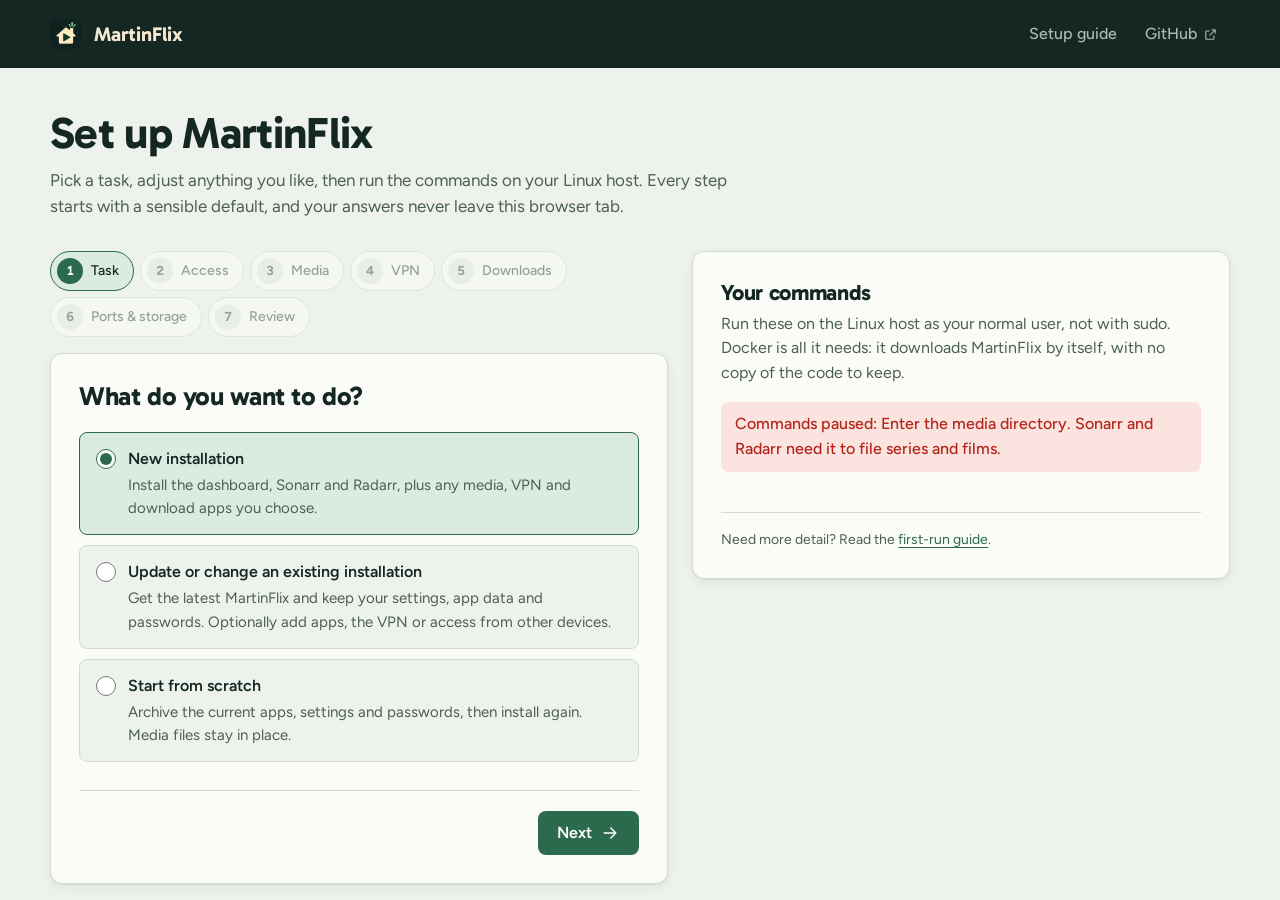
<file: docs/index.html>
<!doctype html>
<html lang="en">
<head>
  <meta charset="utf-8">
  <meta name="viewport" content="width=device-width, initial-scale=1">
  <meta name="color-scheme" content="dark light">
  <meta name="theme-color" content="#142723">
  <meta name="description" content="Build the MartinFlix installer commands for your Linux host: new installs, updates, and fresh starts.">
  <meta http-equiv="Content-Security-Policy" content="default-src 'self'; connect-src 'none'; form-action 'none'; base-uri 'none'">
  <title>Set up MartinFlix</title>
  <link rel="icon" href="./favicon.webp" type="image/webp">
  <link rel="preload" href="./fonts/figtree.woff2" as="font" type="font/woff2" crossorigin>
  <link rel="stylesheet" href="./setup.css?v=wizard-25">
  <script src="./setup.js?v=wizard-25" defer></script>
</head>
<body>
  <svg class="sprite" aria-hidden="true" focusable="false">
    <symbol id="i-copy" viewBox="0 0 24 24"><rect x="8.5" y="8.5" width="11.5" height="11.5" rx="2"/><path d="M15.5 8.5V6a2 2 0 0 0-2-2H6a2 2 0 0 0-2 2v7.5a2 2 0 0 0 2 2h2.5"/></symbol>
    <symbol id="i-check" viewBox="0 0 24 24"><path d="m5 12.5 4.5 4.5L19 7.5"/></symbol>
    <symbol id="i-arrow" viewBox="0 0 24 24"><path d="M5 12h14M13 6l6 6-6 6"/></symbol>
    <symbol id="i-back" viewBox="0 0 24 24"><path d="M19 12H5M11 6l-6 6 6 6"/></symbol>
    <symbol id="i-external" viewBox="0 0 24 24"><path d="M14 4.5h5.5V10M19.5 4.5 11 13M17.5 14v4.5a1 1 0 0 1-1 1h-11a1 1 0 0 1-1-1v-11a1 1 0 0 1 1-1H10"/></symbol>
    <symbol id="i-alert" viewBox="0 0 24 24"><path d="M12 4 2.8 19.5h18.4z"/><path d="M12 10v4M12 17h.01"/></symbol>
  </svg>
  <a class="skip" href="#main">Skip to content</a>
  <header class="topbar">
    <a class="brand" href="./"><img src="./favicon.webp" width="32" height="32" alt=""><span>MartinFlix</span></a>
    <nav aria-label="Project">
      <a href="https://github.com/descalzi/martinflix/blob/main/docs/first-run.md">Setup guide</a>
      <a href="https://github.com/descalzi/martinflix">GitHub<svg class="icon icon-small" aria-hidden="true"><use href="#i-external"/></svg></a>
    </nav>
  </header>

  <main id="main">
    <div class="intro">
      <h1>Set up MartinFlix</h1>
      <p>Pick a task, adjust anything you like, then run the commands on your Linux host. Every step starts with a sensible default, and your answers never leave this browser tab.</p>
    </div>

    <div class="layout">
      <div class="wizard">
        <nav class="progress" aria-label="Setup steps"><ol id="progress"></ol></nav>

        <form id="options" class="card" autocomplete="off" novalidate>
          <section class="step" data-step="task" aria-labelledby="task-title">
            <h2 id="task-title" tabindex="-1">What do you want to do?</h2>
            <fieldset class="choices">
              <legend class="sr-only">Task</legend>
              <label class="choice">
                <input type="radio" name="mode" value="new" checked>
                <span class="choice-body"><strong>New installation</strong><span>Install the dashboard, Sonarr and Radarr, plus any media, VPN and download apps you choose.</span></span>
              </label>
              <label class="choice">
                <input type="radio" name="mode" value="update">
                <span class="choice-body"><strong>Update or change an existing installation</strong><span>Get the latest MartinFlix and keep your settings, app data and passwords. Optionally add apps, the VPN or access from other devices.</span></span>
              </label>
              <label class="choice">
                <input type="radio" name="mode" value="reset">
                <span class="choice-body"><strong>Start from scratch</strong><span>Archive the current apps, settings and passwords, then install again. Media files stay in place.</span></span>
              </label>
            </fieldset>
          </section>

          <section class="step" data-step="access" aria-labelledby="access-title" hidden>
            <h2 id="access-title" tabindex="-1">Where will you open MartinFlix?</h2>
            <p class="lede">The dashboard, Sonarr and Radarr share this address.</p>
            <fieldset class="choices">
              <legend class="sr-only">Dashboard access</legend>
              <label class="choice">
                <input type="radio" name="access" value="local" checked>
                <span class="choice-body"><strong>On the Linux host itself <span class="tag">Default</span></strong><span>Apps listen on 127.0.0.1 only. Safest if the host has a desktop or you use an SSH tunnel.</span></span>
              </label>
              <label class="choice">
                <input type="radio" name="access" value="lan">
                <span class="choice-body"><strong>From other devices at home</strong><span>Apps listen on the host’s LAN address. Use this on a trusted home network only.</span></span>
              </label>
            </fieldset>
            <div class="field" id="lan-options" hidden>
              <label for="address">Host’s LAN IPv4 address</label>
              <input id="address" type="text" inputmode="decimal" placeholder="192.168.1.50" aria-describedby="lan-help">
              <small id="lan-help">Find it on the host with <code>hostname -I</code>. HTTP isn’t encrypted, so keep these ports off the internet.</small>
            </div>
          </section>

          <section class="step" data-step="media" aria-labelledby="media-title" hidden>
            <h2 id="media-title" tabindex="-1">Media storage</h2>
            <p class="lede">Where your series and films live. Sonarr and Radarr file everything here, and downloads land here too.</p>
            <div class="field">
              <label for="media">Media directory <small>Required</small></label>
              <input id="media" type="text" aria-describedby="media-help" spellcheck="false" required>
              <small id="media-help">An existing, writable folder on the host, for example <code>/mnt/media</code> or a mounted NAS share. Setup reuses or creates these subfolders:</small>
            </div>
            <dl class="paths" aria-label="Subfolders under the media directory">
              <div><dt>Series · Sonarr</dt><dd><code data-media-folder="TV Shows">/mnt/media/TV Shows</code></dd></div>
              <div><dt>Films · Radarr</dt><dd><code data-media-folder="Movies">/mnt/media/Movies</code></dd></div>
              <div><dt>Downloads</dt><dd><code data-media-folder="downloads">/mnt/media/downloads</code></dd></div>
            </dl>
          </section>

          <section class="step" data-step="vpn" aria-labelledby="vpn-title" hidden>
            <h2 id="vpn-title" tabindex="-1">VPN gateway</h2>
            <p class="lede">Gluetun keeps download traffic inside a NordVPN tunnel and blocks it if the tunnel drops.</p>
            <label class="toggle"><input id="vpn" type="checkbox" checked><span><strong>Install the VPN gateway <span class="tag">Default</span></strong><span>Keeps download traffic inside the tunnel. You’ll need your NordVPN service credentials.</span></span></label>
            <div id="vpn-options" class="field-group" hidden>
              <div class="field">
                <label for="vpn-provider">Provider</label>
                <select id="vpn-provider"><option value="nordvpn">NordVPN</option></select>
              </div>
              <div class="field">
                <label for="vpn-exit">Exit location</label>
                <select id="vpn-exit">
                  <option value="Prague">Prague, Czech Republic (default)</option>
                  <option>United Kingdom</option><option>Netherlands</option>
                  <option>Germany</option><option>United States</option>
                </select>
              </div>
              <small>The installer asks for your NordVPN <strong>service credentials</strong>, which aren’t your Nord Account email and password. Find them in <a href="https://my.nordaccount.com/dashboard/nordvpn/manual-configuration/">Nord Account → NordVPN → Set up NordVPN manually</a>: enter the code NordVPN emails you, then copy the username and password from the <strong>Service credentials</strong> tab. Setup stores them privately on the host.</small>
            </div>
          </section>

          <section class="step" data-step="downloads" aria-labelledby="downloads-title" hidden>
            <h2 id="downloads-title" tabindex="-1">Downloads, indexers and subtitles</h2>
            <div class="field">
              <label for="download-client">Download client</label>
              <select id="download-client" aria-describedby="client-help"><option value="transmission" selected>Transmission (default)</option><option value="">Set up later</option></select>
              <small id="client-help">Transmission needs the media directory from the Media step.</small>
            </div>
            <fieldset class="toggles">
              <legend>Indexers</legend>
              <label class="toggle"><input id="prowlarr" type="checkbox" checked><span><strong>Prowlarr <span class="tag">Default</span></strong><span>Manages indexers and syncs them to Sonarr and Radarr.</span></span></label>
              <label class="toggle"><input id="flaresolverr" type="checkbox" checked aria-describedby="flaresolverr-help"><span><strong>FlareSolverr <span class="tag">Default</span></strong><span id="flaresolverr-help">Helps Prowlarr reach indexers behind browser checks. Needs Prowlarr.</span></span></label>
            </fieldset>
            <fieldset class="toggles">
              <legend>Media server</legend>
              <label class="toggle"><input id="plex" type="checkbox" checked aria-describedby="plex-help"><span><strong>Plex <span class="tag">Default</span></strong><span id="plex-help">Streams your library to TVs, phones and browsers. Setup asks for a claim code from plex.tv/claim to link it to your account. Needs the media directory.</span></span></label>
            </fieldset>
            <div class="field" id="plex-name-field">
              <label for="plex-name">Plex server name <small>Optional</small></label>
              <input id="plex-name" type="text" placeholder="martinflix" maxlength="50" spellcheck="false">
            </div>
            <fieldset class="toggles">
              <legend>Subtitles</legend>
              <label class="toggle"><input id="bazarr" type="checkbox" checked aria-describedby="bazarr-help"><span><strong>Bazarr <span class="tag">Default</span></strong><span id="bazarr-help">Finds subtitles in English, French, Brazilian Portuguese and Spanish. Needs the media directory.</span></span></label>
            </fieldset>
            <fieldset class="toggles">
              <legend>Audiobooks</legend>
              <label class="toggle"><input id="audiobooks" type="checkbox" aria-describedby="audiobooks-help"><span><strong>Audiobookshelf and Listenarr</strong><span id="audiobooks-help">Listenarr finds and downloads audiobooks; Audiobookshelf plays them in the browser and its phone apps. Needs the media directory.</span></span></label>
            </fieldset>
            <fieldset class="toggles">
              <legend>Discover</legend>
              <label class="toggle"><input id="discover" type="checkbox" checked><span><strong>Trending and upcoming titles <span class="tag">Default</span></strong><span>A Discover page with what’s trending and coming to cinemas and streaming, from TMDB. Works straight away with MartinFlix’s TMDB key.</span></span></label>
              <label class="toggle"><input id="tmdb-own" type="checkbox"><span><strong>Use my own TMDB key</strong><span>Setup asks for it. Get a free key in your TMDB account under Settings → API.</span></span></label>
            </fieldset>
            <fieldset class="toggles">
              <legend>Telegram</legend>
              <label class="toggle"><input id="telegram" type="checkbox"><span><strong>Post to Telegram</strong><span>A message with the poster when an episode or film is ready to watch, and when one is added.</span><span>Setup asks for a bot token and lists the chats your bot has heard from. To get them: in Telegram, message <code>@BotFather</code>, send <code>/newbot</code> and copy the token it gives you; then send your new bot any message, or add it to a group. You can also set this up later under Settings → Telegram.</span></span></label>
            </fieldset>
            <div class="field">
              <label for="plex-url">Plex server elsewhere <small>Optional, if you don’t install Plex here</small></label>
              <input id="plex-url" type="url" placeholder="http://192.168.1.10:32400" spellcheck="false" aria-describedby="plex-url-help">
              <small id="plex-url-help">Shows what’s playing and the watch history on the Live page. Setup then asks for your Plex token.</small>
            </div>
            <div class="field">
              <label for="discover-region">Discover region</label>
              <select id="discover-region"><option value="GB">United Kingdom (default)</option><option value="US">United States</option><option value="IE">Ireland</option><option value="CA">Canada</option><option value="AU">Australia</option><option value="NZ">New Zealand</option><option value="DE">Germany</option><option value="FR">France</option><option value="ES">Spain</option><option value="IT">Italy</option><option value="NL">Netherlands</option><option value="PT">Portugal</option><option value="BR">Brazil</option></select>
            </div>
            <label class="toggle" id="route-toggle"><input id="route-vpn" type="checkbox" disabled aria-describedby="route-help"><span><strong>Route these apps through the VPN</strong><span id="route-help">Turn on the VPN gateway in the previous step to use this.</span></span></label>
          </section>

          <section class="step" data-step="options" aria-labelledby="options-title" hidden>
            <h2 id="options-title" tabindex="-1">Ports and storage</h2>
            <p class="lede">Keep the defaults unless a port is already taken or you want app data somewhere else.</p>
            <div class="field">
              <label for="state">Installation state directory</label>
              <input id="state" type="text" placeholder="~/.local/state/martinflix" aria-describedby="state-help" spellcheck="false">
              <small id="state-help">Holds app settings, databases and private credentials. Leave blank for the default. An existing installation keeps its current folder unless you enter its absolute path here.</small>
            </div>
            <div class="field">
              <label for="backup-dir">Backup folder <small>Recommended</small></label>
              <input id="backup-dir" type="text" placeholder="~/.local/share/martinflix/backups" aria-describedby="backup-dir-help" spellcheck="false">
              <small id="backup-dir-help">Nightly backups at 01:00, keeping the last 14 plus one a week for 8 weeks. Choose a folder on another disk or a mounted NAS share, such as <code>/mnt/nas/Backups</code>, so a failed disk doesn’t take the backups with it. Each machine writes into its own subfolder.</small>
            </div>
            <div class="field">
              <label for="channel">Updates</label>
              <select id="channel" aria-describedby="channel-help"><option value="stable">Stable · released versions (recommended)</option><option value="edge">Edge · every change as it’s made, for testing</option></select>
              <small id="channel-help">The dashboard offers new versions from this channel under Settings, and installs them with your PIN. You can switch channel there later.</small>
            </div>
            <div id="ports" class="ports"></div>
          </section>

          <section class="step" data-step="location" aria-labelledby="location-title" hidden>
            <h2 id="location-title" tabindex="-1">Which installation?</h2>
            <p class="lede">Updates keep the saved address, ports, media directory and services. Setup finds the default installation on its own.</p>
            <div class="field">
              <label for="state-update">Installation state directory</label>
              <input id="state-update" type="text" placeholder="Default installation" aria-describedby="state-update-help" spellcheck="false">
              <small id="state-update-help">Only needed if you installed with a custom <code>--state-dir</code>. Enter the same absolute path.</small>
            </div>
          </section>

          <section class="step" data-step="changes" aria-labelledby="changes-title" hidden>
            <h2 id="changes-title" tabindex="-1">Anything to change?</h2>
            <p class="lede">Everything starts as it is now. Only what you change here goes into the command, so leave this step alone for a plain update.</p>
            <div class="field">
              <label for="u-access">Where you open MartinFlix</label>
              <select id="u-access">
                <option value="keep" selected>Keep as it is</option>
                <option value="local">Only on the Linux host</option>
                <option value="lan">From other devices at home</option>
              </select>
            </div>
            <div class="field" id="u-lan-options" hidden>
              <label for="u-address">Host’s LAN IPv4 address</label>
              <input id="u-address" type="text" inputmode="decimal" placeholder="192.168.1.50" aria-describedby="u-lan-help">
              <small id="u-lan-help">The dashboard and every app move to this address. Use a trusted home network.</small>
            </div>
            <label class="toggle"><input id="u-vpn" type="checkbox"><span><strong>Add the VPN gateway</strong><span>Installs Gluetun with NordVPN. Setup asks for your NordVPN service credentials, from Nord Account → NordVPN → Set up NordVPN manually → Service credentials.</span></span></label>
            <div class="field" id="u-vpn-options" hidden>
              <label for="u-vpn-exit">Exit location</label>
              <select id="u-vpn-exit">
                <option value="Prague">Prague, Czech Republic (default)</option>
                <option>United Kingdom</option><option>Netherlands</option>
                <option>Germany</option><option>United States</option>
              </select>
            </div>
            <div class="field">
              <label for="u-route">Download traffic</label>
              <select id="u-route" aria-describedby="u-route-help">
                <option value="keep" selected>Keep the current route</option>
                <option value="vpn">Through the VPN</option>
                <option value="direct">Normal internet connection</option>
              </select>
              <small id="u-route-help">Applies to Transmission, Prowlarr, FlareSolverr and Bazarr. Setup repoints their connections in Sonarr, Radarr and Prowlarr. The VPN route installs the gateway if needed.</small>
            </div>
            <fieldset class="toggles">
              <legend>Add apps <small>Apps already installed stay as they are</small></legend>
              <label class="toggle"><input id="u-transmission" type="checkbox"><span><strong>Transmission</strong><span>Download client. Needs a media directory.</span></span></label>
              <label class="toggle"><input id="u-prowlarr" type="checkbox"><span><strong>Prowlarr</strong><span>Manages indexers and syncs them to Sonarr and Radarr.</span></span></label>
              <label class="toggle"><input id="u-flaresolverr" type="checkbox"><span><strong>FlareSolverr</strong><span>Helps Prowlarr reach indexers behind browser checks. Needs Prowlarr.</span></span></label>
              <label class="toggle"><input id="u-plex" type="checkbox"><span><strong>Plex</strong><span>Media server. Setup asks for a claim code from plex.tv/claim. Needs a media directory.</span></span></label>
              <label class="toggle"><input id="u-bazarr" type="checkbox"><span><strong>Bazarr</strong><span>Subtitles in English, French, Brazilian Portuguese and Spanish. Needs a media directory.</span></span></label>
              <label class="toggle"><input id="u-audiobooks" type="checkbox"><span><strong>Audiobookshelf and Listenarr</strong><span>Finds, downloads and plays audiobooks, kept in an Audiobooks folder in the media directory. Needs a media directory.</span></span></label>
            </fieldset>
            <fieldset class="toggles">
              <legend>Discover</legend>
              <label class="toggle"><input id="u-discover" type="checkbox"><span><strong>Use my own TMDB key</strong><span>Setup asks for it. Leave the answer blank to go back to MartinFlix’s key.</span></span></label>
              <label class="toggle"><input id="u-telegram" type="checkbox"><span><strong>Set up Telegram</strong><span>Posts to Telegram when an episode or film is ready, or when one is added. Leave the token blank when setup asks to turn it off.</span><span>Setup asks for a bot token and lists the chats your bot has heard from. To get them: in Telegram, message <code>@BotFather</code>, send <code>/newbot</code> and copy the token it gives you; then send your new bot any message, or add it to a group. You can also set this up later under Settings → Telegram.</span></span></label>
            </fieldset>
            <fieldset class="toggles">
              <legend>Plex</legend>
              <label class="toggle"><input id="u-plex-token" type="checkbox"><span><strong>Enter or replace the Plex token</strong><span>Setup asks for it. Leave the answer blank to disconnect Plex.</span></span></label>
            </fieldset>
            <div class="field">
              <label for="u-plex-name">Plex server name <small>Only to change it</small></label>
              <input id="u-plex-name" type="text" placeholder="Keep the current one" maxlength="50" spellcheck="false">
            </div>
            <div class="field">
              <label for="u-plex-url">Plex server <small>Only to connect or change it</small></label>
              <input id="u-plex-url" type="url" placeholder="Keep the current one" spellcheck="false">
            </div>
            <div class="field">
              <label for="u-discover-page">Discover page</label>
              <select id="u-discover-page"><option value="keep">Keep it as it is</option><option value="on">Show it</option><option value="off">Hide it</option></select>
            </div>
            <div class="field">
              <label for="u-discover-region">Discover region</label>
              <select id="u-discover-region"><option value="keep">Keep the current region</option><option value="GB">United Kingdom</option><option value="US">United States</option><option value="IE">Ireland</option><option value="CA">Canada</option><option value="AU">Australia</option><option value="NZ">New Zealand</option><option value="DE">Germany</option><option value="FR">France</option><option value="ES">Spain</option><option value="IT">Italy</option><option value="NL">Netherlands</option><option value="PT">Portugal</option><option value="BR">Brazil</option></select>
            </div>
            <div class="field">
              <label for="u-media">Media directory <small>Only if this installation doesn’t have one yet</small></label>
              <input id="u-media" type="text" placeholder="Keep the current one" spellcheck="false" aria-describedby="u-media-help">
              <small id="u-media-help">Transmission and Bazarr need one. An installation that already has a media directory keeps it.</small>
            </div>
            <div class="field">
              <label for="u-backup-dir">Backup folder <small>Only to change it</small></label>
              <input id="u-backup-dir" type="text" placeholder="Keep the current one" spellcheck="false" aria-describedby="u-backup-dir-help">
              <small id="u-backup-dir-help">Another disk or a mounted NAS share. Existing backups stay where they are.</small>
            </div>
            <div class="field">
              <label for="u-channel">Updates</label>
              <select id="u-channel"><option value="keep">Keep the current channel</option><option value="edge">Edge · every change as it’s made</option><option value="stable">Stable · released versions only</option></select>
            </div>
          </section>

          <section class="step" data-step="review" aria-labelledby="review-title" hidden>
            <h2 id="review-title" tabindex="-1">Ready to install</h2>
            <dl id="review" class="review"></dl>
            <div class="callout" id="reset-warning" hidden>
              <svg class="icon" aria-hidden="true"><use href="#i-alert"/></svg>
              <p>The reset command stops the current stack and moves its app databases, settings and passwords into a private <code>reset-backup-*</code> folder inside the state directory. Run the check first: it validates everything without changing anything.</p>
            </div>
          </section>

          <p id="step-error" class="error" role="alert" hidden></p>
          <div class="step-nav">
            <button type="button" class="button button-quiet" id="back" hidden><svg class="icon" aria-hidden="true"><use href="#i-back"/></svg>Back</button>
            <button type="button" class="button button-link" id="skip" hidden>Use defaults for the rest</button>
            <button type="submit" class="button button-primary" id="next" disabled>Next<svg class="icon" aria-hidden="true"><use href="#i-arrow"/></svg></button>
          </div>
        </form>
      </div>

      <aside class="commands card" aria-labelledby="commands-title">
        <h2 id="commands-title">Your commands</h2>
        <p class="lede" id="commands-lede">Run these on the Linux host as your normal user, not with sudo.</p>
        <p id="error" class="error" role="status" hidden></p>
        <ol class="command-list" id="command-list"></ol>
        <p id="copy-status" class="sr-only" role="status"></p>
        <p class="commands-foot">Need more detail? Read the <a href="https://github.com/descalzi/martinflix/blob/main/docs/first-run.md">first-run guide</a>.</p>
        <noscript><p>Enable JavaScript to generate commands, or follow the first-run guide.</p></noscript>
      </aside>
    </div>
  </main>
</body>
</html>
</file>
<file: docs/setup.css>
/* MartinFlix setup wizard. Same tokens as the dashboard (web/style.css); keep them in step. */
@font-face { font-family: "Figtree"; src: url("fonts/figtree.woff2") format("woff2"); font-weight: 300 900; font-display: swap; }
@font-face { font-family: "Gabarito"; src: url("fonts/gabarito.woff2") format("woff2"); font-weight: 400 900; font-display: swap; }

:root {
  color-scheme: light dark;
  --forest: #142723; --forest-2: #1c3530; --forest-line: #2c4a42; --ivory: #f5e8d0; --mint: #8fcfa6;
  --rail-fg: #e9e2d0; --rail-muted: #a9bbb0;
  --bg: #eef2ec; --surface: #fbfcf8; --surface-2: #e4ebe3; --border: #d0dbd2; --border-strong: #8a9f92;
  --fg: #142723; --fg-muted: #4b5f55; --accent: #2c6a4d; --accent-hover: #22573f; --on-accent: #ffffff; --tint: #dcebe1;
  --warn: #8a5a00; --warn-bg: #f7ead0; --crit: #b42318; --crit-bg: #fbe4e0;
  --code-bg: #142723; --code-fg: #f1e8d6;
  --shadow: 0 1px 2px rgb(20 39 35 / .06), 0 4px 12px rgb(20 39 35 / .06);
  --focus: #2c6a4d;
  --font-ui: "Figtree", system-ui, -apple-system, "Segoe UI", sans-serif;
  --font-display: "Gabarito", "Figtree", system-ui, sans-serif;
  --font-mono: ui-monospace, "SF Mono", Menlo, Consolas, monospace;
  --radius-sm: 8px; --radius: 12px; --radius-pill: 999px;
  --ease-out: cubic-bezier(.16, 1, .3, 1);
}
@media (prefers-color-scheme: dark) {
  :root {
    --bg: #0e1b18; --surface: #142723; --surface-2: #1a312b; --border: #26413a; --border-strong: #4d6b60;
    --fg: #f1e8d6; --fg-muted: #a8b9ad; --accent: #8fcfa6; --accent-hover: #a8dcbb; --on-accent: #0b1a15; --tint: #1d3a30;
    --warn: #e8b341; --warn-bg: #3a2e14; --crit: #ff8a7a; --crit-bg: #47201b;
    --code-bg: #0a1412; --code-fg: #f1e8d6;
    --shadow: 0 1px 2px rgb(0 0 0 / .25), 0 6px 18px rgb(0 0 0 / .22);
    --focus: #8fcfa6;
  }
}

*, *::before, *::after { box-sizing: border-box; }
body, h1, h2, h3, p, ol, dl, dd, pre, fieldset { margin: 0; }
ol[class] { list-style: none; padding: 0; }
img, svg { display: block; }
button, input, select { font: inherit; color: inherit; }
[hidden] { display: none !important; }

body {
  min-height: 100vh; background: var(--bg); color: var(--fg);
  font: 400 1rem/1.55 var(--font-ui); -webkit-font-smoothing: antialiased;
  caret-color: var(--accent); accent-color: var(--accent); scrollbar-color: var(--border-strong) transparent;
}
h1, h2, h3 { font-family: var(--font-display); font-weight: 700; line-height: 1.15; letter-spacing: -.015em; text-wrap: balance; }
a { color: var(--accent); text-underline-offset: 3px; }
code { font-family: var(--font-mono); font-size: .9em; background: var(--surface-2); padding: 1px 5px; border-radius: 5px; overflow-wrap: anywhere; }
::selection { background: var(--tint); color: var(--fg); }
:focus-visible { outline: 3px solid var(--focus); outline-offset: 2px; border-radius: 4px; }
@media (prefers-reduced-motion: reduce) { *, *::before, *::after { transition-duration: 0ms !important; } }

.sprite { position: absolute; width: 0; height: 0; overflow: hidden; }
.icon { width: 20px; height: 20px; flex: none; fill: none; stroke: currentColor; stroke-width: 1.75; stroke-linecap: round; stroke-linejoin: round; }
.icon-small { width: 15px; height: 15px; }
.sr-only { position: absolute; width: 1px; height: 1px; overflow: hidden; clip: rect(0 0 0 0); white-space: nowrap; }
.skip { position: absolute; left: 12px; top: -60px; z-index: 10; padding: 8px 16px; background: var(--surface); color: var(--fg); border-radius: var(--radius-sm); }
.skip:focus { top: 12px; }

.topbar {
  display: flex; align-items: center; justify-content: space-between; gap: 16px;
  padding: 12px max(20px, calc((100vw - 1180px) / 2)); background: var(--forest); color: var(--rail-fg);
  --focus: var(--mint);
}
.brand { display: flex; align-items: center; gap: 12px; color: var(--ivory); text-decoration: none; font: 700 1.25rem/1 var(--font-display); }
.brand img { border-radius: 9px; }
.topbar nav { display: flex; gap: 4px; }
.topbar nav a { display: inline-flex; align-items: center; gap: 6px; min-height: 44px; padding: 0 12px; border-radius: var(--radius-sm); color: var(--rail-muted); text-decoration: none; font-weight: 500; }
.topbar nav a:hover { background: var(--forest-2); color: var(--rail-fg); }

main { width: min(1180px, calc(100% - 40px)); margin: 40px auto 64px; }
.intro { max-width: 68ch; }
.intro h1 { font-size: clamp(2rem, 1.5rem + 2vw, 2.75rem); }
.intro p { margin-top: 8px; color: var(--fg-muted); font-size: 1.0625rem; }
.layout { display: grid; grid-template-columns: minmax(0, 1.15fr) minmax(0, 1fr); gap: 24px; align-items: start; margin-top: 32px; }
.card { padding: clamp(20px, 3vw, 28px); background: var(--surface); border: 1px solid var(--border); border-radius: var(--radius); box-shadow: var(--shadow); min-width: 0; }

/* Progress */
.progress { margin-bottom: 16px; }
.progress ol { display: flex; flex-wrap: wrap; gap: 6px; list-style: none; padding: 0; }
.progress-step {
  display: inline-flex; align-items: center; gap: 8px; min-height: 40px; padding: 0 14px 0 6px;
  border: 1px solid var(--border); border-radius: var(--radius-pill); background: var(--surface);
  color: var(--fg-muted); font-size: .875rem; font-weight: 500; cursor: pointer;
}
.progress-step:disabled { cursor: default; opacity: .55; }
.progress-step:not(:disabled):hover { border-color: var(--accent); }
.progress-number { display: grid; place-items: center; width: 26px; height: 26px; border-radius: 50%; background: var(--surface-2); font-size: .8125rem; font-weight: 700; font-variant-numeric: tabular-nums; }
.is-done .progress-number { background: var(--tint); color: var(--accent); }
.progress-step[aria-current="step"] { border-color: var(--accent); color: var(--fg); background: var(--tint); }
.progress-step[aria-current="step"] .progress-number { background: var(--accent); color: var(--on-accent); }

/* Steps */
.step h2 { font-size: 1.625rem; }
.step h2:focus { outline: none; }
.lede { margin-top: 6px; color: var(--fg-muted); }
fieldset { border: 0; padding: 0; min-width: 0; }
legend { padding: 0; margin-bottom: 8px; font-weight: 600; }
legend small, .field label small { display: block; margin-top: 2px; color: var(--fg-muted); font-size: .875rem; font-weight: 400; }
.choices { display: grid; gap: 10px; margin-top: 20px; }
.choice, .toggle {
  display: grid; grid-template-columns: auto minmax(0, 1fr); gap: 12px; align-items: start;
  padding: 14px 16px; border: 1px solid var(--border); border-radius: var(--radius-sm); background: var(--bg); cursor: pointer;
  transition: border-color 150ms var(--ease-out), background 150ms var(--ease-out);
}
.choice:hover, .toggle:hover { border-color: var(--border-strong); }
.choice:has(input:checked), .toggle:has(input:checked) { border-color: var(--accent); background: var(--tint); }
.toggle:has(input:disabled) { cursor: not-allowed; opacity: .75; }
.choice input, .toggle input { width: 20px; height: 20px; margin: 2px 0 0; }
.choice-body, .toggle > span { display: grid; gap: 2px; }
.choice-body strong, .toggle strong { display: flex; align-items: center; gap: 8px; flex-wrap: wrap; font-weight: 600; }
.choice-body > span, .toggle > span > span { color: var(--fg-muted); font-size: .9375rem; }
.tag { padding: 0 8px; border-radius: var(--radius-pill); background: var(--surface-2); color: var(--fg-muted); font-size: .75rem; font-weight: 600; line-height: 1.6; }
.toggles { display: grid; gap: 10px; margin-top: 20px; }
.step > .toggle { margin-top: 20px; }
.field { display: grid; gap: 6px; margin-top: 20px; }
.field label { font-weight: 600; }
.field small, .field-group > small { color: var(--fg-muted); font-size: .875rem; }
.field-group { display: grid; margin-top: 4px; }
.field-group > small { margin-top: 12px; }
input[type="text"], select {
  width: 100%; min-height: 44px; padding: 0 12px;
  background: var(--bg); border: 1px solid var(--border-strong); border-radius: var(--radius-sm);
}
input[type="text"]:focus-visible, select:focus-visible { outline: 3px solid color-mix(in srgb, var(--focus) 40%, transparent); outline-offset: 0; border-color: var(--accent); }
.paths { display: grid; gap: 6px; margin-top: 16px; padding: 14px 16px; background: var(--bg); border-radius: var(--radius-sm); }
.paths > div { display: flex; flex-wrap: wrap; justify-content: space-between; gap: 2px 16px; font-size: .9375rem; }
.paths dt { color: var(--fg-muted); }
.ports { display: grid; grid-template-columns: repeat(auto-fill, minmax(150px, 1fr)); gap: 0 12px; }
.review { display: grid; margin-top: 16px; border-top: 1px solid var(--border); }
.review > div { display: grid; grid-template-columns: minmax(130px, 40%) minmax(0, 1fr); gap: 12px; padding: 10px 0; border-bottom: 1px solid var(--border); }
.review dt { color: var(--fg-muted); }
.review dd { font-weight: 500; overflow-wrap: anywhere; }
.callout { display: flex; gap: 12px; margin-top: 20px; padding: 14px 16px; border-radius: var(--radius-sm); background: var(--warn-bg); color: var(--fg); }
.callout .icon { color: var(--warn); margin-top: 2px; }
.error { margin-top: 16px; padding: 10px 14px; border-radius: var(--radius-sm); background: var(--crit-bg); color: var(--crit); font-weight: 500; }

.step-nav { display: flex; align-items: center; gap: 12px; margin-top: 28px; padding-top: 20px; border-top: 1px solid var(--border); }
#next { margin-left: auto; }
.button {
  display: inline-flex; align-items: center; justify-content: center; gap: 8px;
  min-height: 44px; padding: 0 18px; border: 1px solid transparent; border-radius: var(--radius-sm);
  font-weight: 600; cursor: pointer; touch-action: manipulation; text-decoration: none;
  transition: background 150ms var(--ease-out), border-color 150ms var(--ease-out);
}
.button-primary { background: var(--accent); color: var(--on-accent); }
.button-primary:hover { background: var(--accent-hover); }
.button-quiet { background: transparent; border-color: var(--border); }
.button-quiet:hover { background: var(--surface-2); }
.button-link { padding: 0 8px; background: none; color: var(--accent); }
.button-link:hover { text-decoration: underline; }
.button-tinted { background: var(--tint); color: var(--fg); }
.button-tinted:hover { border-color: var(--accent); }
.button-small { min-height: 36px; padding: 0 12px; font-size: .875rem; }
.button-small .icon { width: 16px; height: 16px; }

/* Commands */
.commands { position: sticky; top: 24px; }
.commands h2 { font-size: 1.375rem; }
.command-list { display: grid; grid-template-columns: minmax(0, 1fr); gap: 20px; margin-top: 20px; counter-reset: command; }
.command { counter-increment: command; min-width: 0; }
.command-head { display: flex; align-items: center; justify-content: space-between; gap: 12px; margin-bottom: 8px; }
.command-head h3 { display: flex; align-items: center; gap: 10px; font: 600 1rem/1.3 var(--font-ui); letter-spacing: 0; }
.command-head h3::before {
  content: counter(command); display: grid; place-items: center; width: 26px; height: 26px; flex: none;
  border-radius: 50%; background: var(--tint); color: var(--accent); font-size: .8125rem; font-weight: 700;
}
.command pre {
  padding: 14px 16px; overflow-x: auto; border-radius: var(--radius-sm);
  background: var(--code-bg); color: var(--code-fg); font: .875rem/1.6 var(--font-mono);
  white-space: pre;
}
.command pre code { background: none; padding: 0; color: inherit; }
.command p { margin-top: 6px; color: var(--fg-muted); font-size: .875rem; }
.commands-foot { margin-top: 20px; padding-top: 16px; border-top: 1px solid var(--border); color: var(--fg-muted); font-size: .875rem; }

@media (max-width: 900px) {
  .layout { grid-template-columns: minmax(0, 1fr); }
  .commands { position: static; }
}
@media (max-width: 560px) {
  main { width: calc(100% - 24px); margin-top: 24px; }
  .topbar { padding-inline: 12px; }
  .topbar nav a:first-child { display: none; }
  .progress-step { padding-right: 6px; }
  .progress-step:not([aria-current]) span:last-child { position: absolute; width: 1px; height: 1px; overflow: hidden; clip: rect(0 0 0 0); }
  .review > div { grid-template-columns: minmax(0, 1fr); gap: 2px; }
  .step-nav { flex-wrap: wrap; }
  #skip { order: 3; width: 100%; }
}
</file>
